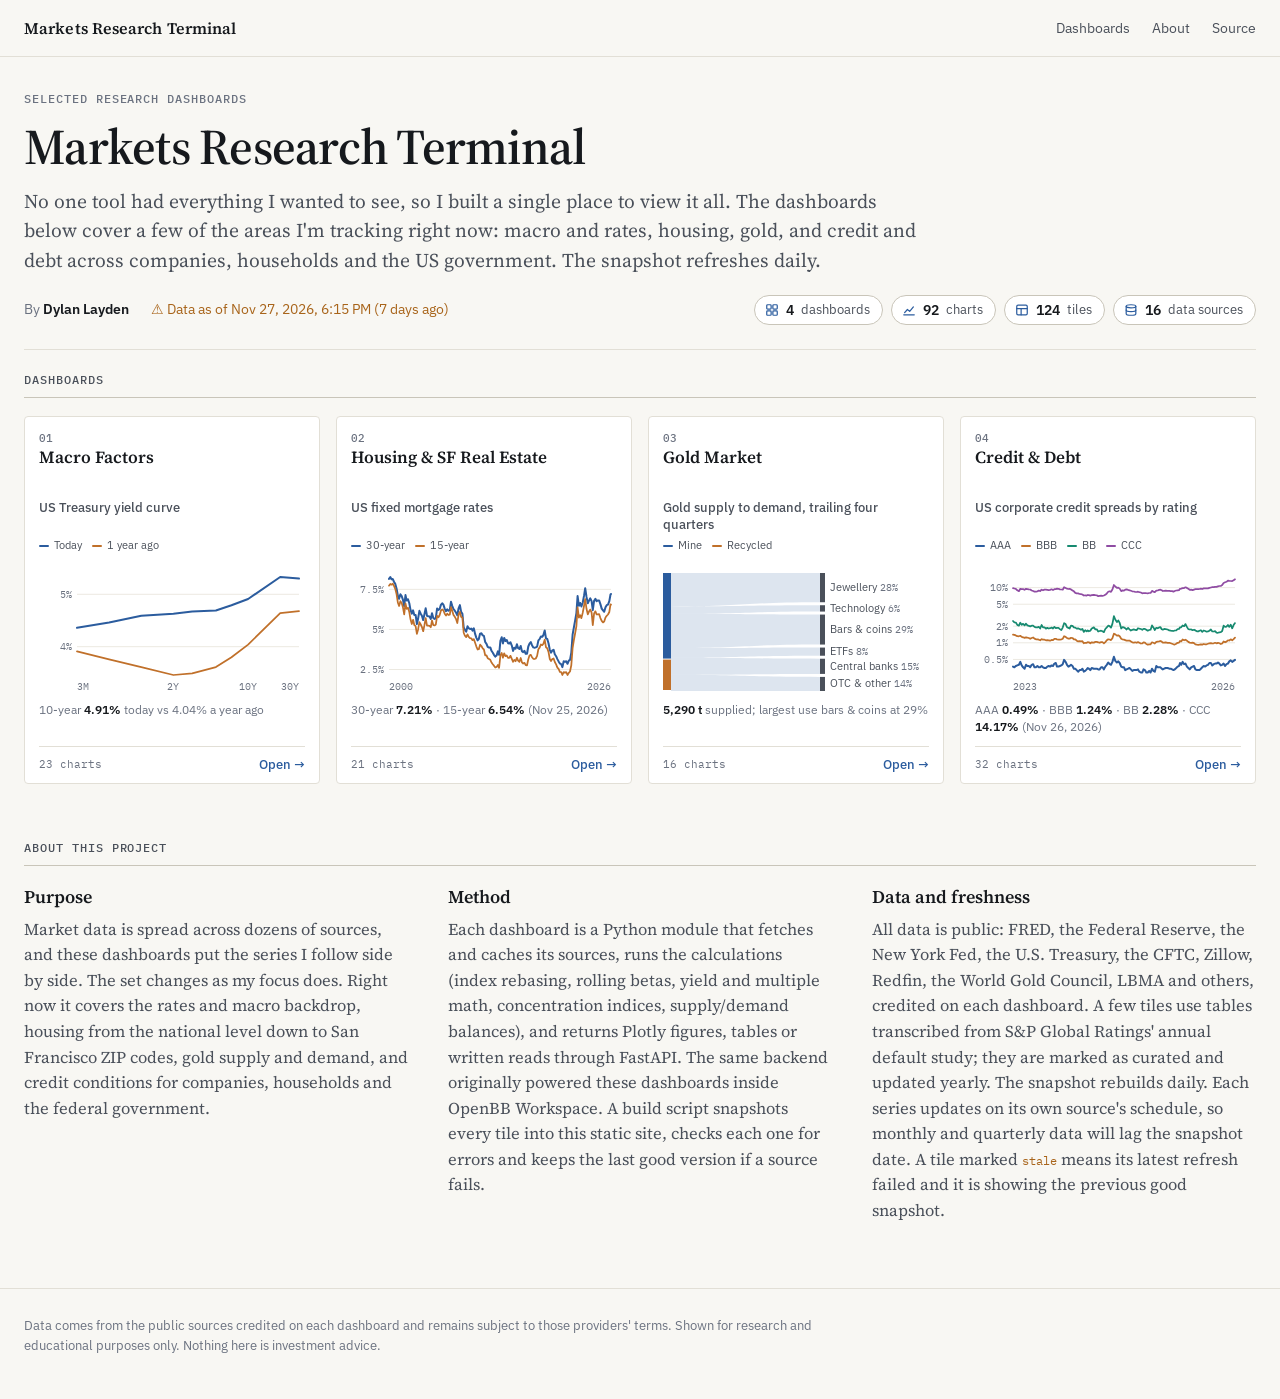
<file: index.html>
<!doctype html>
<html lang="en">
<head>
  <meta charset="utf-8">
  <meta name="viewport" content="width=device-width, initial-scale=1">
  <title>Markets Research Terminal · Dylan Layden</title>
  <meta name="description" content="Research dashboards tracking macro and rates, housing, gold, and credit and debt, built from public data and refreshed daily.">
  <meta property="og:title" content="Markets Research Terminal · Dylan Layden">
  <meta property="og:description" content="Research dashboards on the markets I am tracking right now: macro and rates, housing, gold, and credit and debt. Built from public data and refreshed daily.">
  <meta property="og:type" content="website">
  <meta property="og:url" content="https://dylanlayden.github.io/markets/">
  <meta property="og:image" content="https://dylanlayden.github.io/markets/og.png?v=f38352de5e">
  <meta property="og:image:width" content="1200">
  <meta property="og:image:height" content="630">
  <meta property="og:image:alt" content="Markets Research Terminal: preview charts for each dashboard">
  <meta name="twitter:card" content="summary_large_image">
  <meta name="color-scheme" content="light dark">
  <link rel="preconnect" href="https://fonts.googleapis.com">
  <link rel="preconnect" href="https://fonts.gstatic.com" crossorigin>
  <link rel="stylesheet" href="https://fonts.googleapis.com/css2?family=IBM+Plex+Mono:wght@400;500&family=IBM+Plex+Sans:wght@400;500;600&family=Source+Serif+4:opsz,wght@8..60,400;8..60,600&display=swap">
  <link rel="stylesheet" href="assets/theme.css?v=85ad37cec8">
  <link rel="stylesheet" href="assets/home.css?v=0b7a653d9b">
</head>
<body>
  <header class="mast">
    <div class="wrap mast-row">
      <a class="mast-name" href="./">Markets Research Terminal</a>
      <nav class="mast-nav">
        <a href="#dashboards">Dashboards</a>
        <a href="#about">About</a>
        <a href="https://github.com/dylanlayden/markets">Source</a>
      </nav>
    </div>
  </header>

  <main class="wrap">
    <section class="hero">
      <p class="eyebrow">Selected research dashboards</p>
      <h1>Markets Research Terminal</h1>
      <p class="deck">No one tool had everything I wanted to see, so I built a single place to view it all. The dashboards below cover a few of the areas I'm tracking right now: macro and rates, housing, gold, and credit and debt across companies, households and the US government. The snapshot refreshes daily.</p>
      <div class="byline">
        <span>By <b>Dylan Layden</b></span>
        <span id="asof" class="asof"></span>
        <div class="stats" id="stats" aria-label="Site contents"></div>
      </div>
    </section>

    <section id="dashboards" class="section">
      <h2 class="section-label">Dashboards</h2>
      <div class="cards" id="cards"></div>
    </section>

    <section id="about" class="section about">
      <h2 class="section-label">About this project</h2>
      <div class="about-grid">
        <div>
          <h3>Purpose</h3>
          <p>Market data is spread across dozens of sources, and these dashboards put the series I follow side by side. The set changes as my focus does. Right now it covers the rates and macro backdrop, housing from the national level down to San Francisco ZIP codes, gold supply and demand, and credit conditions for companies, households and the federal government.</p>
        </div>
        <div>
          <h3>Method</h3>
          <p>Each dashboard is a Python module that fetches and caches its sources, runs the calculations (index rebasing, rolling betas, yield and multiple math, concentration indices, supply/demand balances), and returns Plotly figures, tables or written reads through FastAPI. The same backend originally powered these dashboards inside OpenBB Workspace. A build script snapshots every tile into this static site, checks each one for errors and keeps the last good version if a source fails.</p>
        </div>
        <div>
          <h3>Data and freshness</h3>
          <p>All data is public: FRED, the Federal Reserve, the New York Fed, the U.S. Treasury, the CFTC, Zillow, Redfin, the World Gold Council, LBMA and others, credited on each dashboard. A few tiles use tables transcribed from S&P Global Ratings' annual default study; they are marked as curated and updated yearly. The snapshot rebuilds daily. Each series updates on its own source's schedule, so monthly and quarterly data will lag the snapshot date. A tile marked <span class="stale-tag">stale</span> means its latest refresh failed and it is showing the previous good snapshot.</p>
        </div>
      </div>
    </section>
  </main>

  <footer class="foot">
    <div class="wrap">
      <p>Data comes from the public sources credited on each dashboard and remains subject to those providers' terms. Shown for research and educational purposes only. Nothing here is investment advice.</p>
    </div>
  </footer>

  <div class="tip" id="tip" role="tooltip" hidden></div>
  <script src="assets/asof.js?v=2b2047125c"></script>
  <script src="assets/home.js?v=2444569073"></script>
</body>
</html>
</file>
<file: assets/theme.css>
/* Shared by every page: colour tokens (light by default, dark when the visitor's device
   asks for it), type, masthead, footer and tooltip. Page-specific rules live in
   home.css (homepage) and style.css (dashboard pages). */
:root {
  color-scheme: light;
  --bg: #f8f7f3;
  --card: #ffffff;
  --ink: #16191d;
  --ink-2: #4a505a;
  --muted: #6b7280;
  --rule: #e2dfd6;
  --rule-strong: #c9c5b9;
  --link: #2b5c9e;
  --s1: #2b5c9e;
  --s2: #c0702a;
  --s3: #178a70;
  --s4: #8f4ca3;
  --flow: rgba(43, 92, 158, 0.16);
  --flow-on: rgba(43, 92, 158, 0.38);
  --bg-2: #efede6;
  --grid: #ece9e1;
  --warn: #a8641a;
  --serif: "Source Serif 4", Georgia, "Times New Roman", serif;
  --sans: "IBM Plex Sans", -apple-system, BlinkMacSystemFont, "Segoe UI", sans-serif;
  --mono: "IBM Plex Mono", ui-monospace, Menlo, monospace;
}
@media (prefers-color-scheme: dark) {
  :root:not([data-theme="light"]) {
    color-scheme: dark;
    --bg: #111317;
    --card: #181b20;
    --ink: #ebe8e1;
    --ink-2: #b9bcc3;
    --muted: #8d939d;
    --rule: #2a2e35;
    --rule-strong: #3a3f48;
    --link: #7aa5dc;
    --s1: #4a86d4;
    --s2: #c97a2e;
    --s3: #2f9c86;
    --s4: #a070c0;
    --flow: rgba(122, 165, 220, 0.18);
    --flow-on: rgba(122, 165, 220, 0.42);
    --bg-2: #1d2026;
    --grid: #23272e;
    --warn: #e0a84a;
  }
}
:root[data-theme="dark"] {
  color-scheme: dark;
  --bg: #111317; --card: #181b20; --ink: #ebe8e1; --ink-2: #b9bcc3; --muted: #8d939d;
  --rule: #2a2e35; --rule-strong: #3a3f48; --link: #7aa5dc; --s1: #4a86d4; --s2: #c97a2e; --s3: #2f9c86; --s4: #a070c0;
  --flow: rgba(122, 165, 220, 0.18); --flow-on: rgba(122, 165, 220, 0.42);
  --bg-2: #1d2026; --grid: #23272e; --warn: #e0a84a;
}

* { box-sizing: border-box; }
html { scroll-behavior: smooth; }
body { margin: 0; background: var(--bg); color: var(--ink); font: 15px/1.6 var(--sans); -webkit-font-smoothing: antialiased; }
a { color: var(--link); text-decoration: none; }
a:hover { text-decoration: underline; text-underline-offset: 3px; }
.wrap { max-width: 1360px; margin: 0 auto; padding: 0 24px; }

/* ---------- masthead ---------- */
.mast { border-bottom: 1px solid var(--rule); background: var(--bg); position: sticky; top: 0; z-index: 5; }
.mast-row { display: flex; align-items: center; gap: 20px; height: 56px; }
.mast-name { font: 600 16px var(--serif); color: var(--ink); letter-spacing: 0.1px; }
.mast-name:hover { text-decoration: none; }
.mast-nav { margin-left: auto; display: flex; gap: 22px; font-size: 14px; }
.mast-nav a { color: var(--ink-2); }
.mast-nav a:hover { color: var(--ink); }
.asof.old { color: var(--warn); }
.asof.old::before { content: "⚠ "; }

.section-label {
  margin: 0 0 18px; padding-bottom: 10px; border-bottom: 1px solid var(--rule-strong);
  font: 500 12px var(--mono); letter-spacing: 0.08em; text-transform: uppercase; color: var(--ink-2);
}

.tip {
  position: fixed; z-index: 20; pointer-events: none; padding: 7px 10px; border-radius: 4px;
  background: var(--card); border: 1px solid var(--rule-strong); box-shadow: 0 6px 20px -8px rgba(0,0,0,.3);
  font-size: 12px; color: var(--ink); white-space: nowrap;
}
.tip .d { font: 11px var(--mono); color: var(--muted); margin-bottom: 3px; }
.tip .r { display: flex; align-items: center; gap: 8px; }
.tip .r i { width: 10px; height: 2px; border-radius: 1px; }
.tip .r b { margin-left: auto; padding-left: 12px; font: 500 12px var(--mono); }

.stale-tag { color: var(--warn); font: 12px var(--mono); }

/* ---------- footer ---------- */
.foot { margin-top: 56px; padding: 26px 0 44px; border-top: 1px solid var(--rule); color: var(--muted); font-size: 12.5px; }
.foot p { margin: 0; max-width: 820px; }

@media (max-width: 640px) {
  .wrap { padding: 0 16px; }
  .mast-nav { gap: 14px; font-size: 13px; }
  .mast-name { font-size: 15px; }
}
@media (max-width: 400px) {
  .mast-nav a[href*="github"] { display: none; }
}
</file>
<file: assets/home.css>
/* Homepage. Shared tokens, masthead and footer are in theme.css. */
/* ---------- hero ---------- */
.hero { padding: 34px 0 24px; border-bottom: 1px solid var(--rule); }
.eyebrow { margin: 0 0 14px; font: 500 12px var(--mono); letter-spacing: 0.08em; text-transform: uppercase; color: var(--muted); }
.hero h1 { margin: 0 0 14px; font: 600 clamp(34px, 4.4vw, 50px)/1.06 var(--serif); letter-spacing: -0.015em; }
.deck { margin: 0; max-width: 900px; font: 400 clamp(17px, 1.7vw, 19.5px)/1.5 var(--serif); color: var(--ink-2); }
.byline { display: flex; flex-wrap: wrap; gap: 6px 22px; margin-top: 20px; font-size: 13.5px; color: var(--muted); }
.byline { align-items: center; }
.byline b { color: var(--ink); font-weight: 600; }
.stats { display: flex; flex-wrap: wrap; gap: 8px; margin-left: auto; }
.stat {
  display: inline-flex; align-items: center; gap: 7px; padding: 5px 12px 5px 10px;
  border: 1px solid var(--rule-strong); border-radius: 999px; background: var(--card);
  color: var(--ink-2); font-size: 13px; line-height: 1;
}
a.stat:hover { border-color: var(--link); color: var(--ink); text-decoration: none; }
.stat svg { width: 14px; height: 14px; fill: none; stroke: var(--link); stroke-width: 1.4; stroke-linecap: round; stroke-linejoin: round; }
.stat b { display: inline-block; text-align: right; font: 600 13.5px var(--sans); color: var(--ink); font-variant-numeric: tabular-nums; }

/* ---------- sections ---------- */
.section { padding: 22px 0 8px; }
.about { padding-top: 48px; }

/* ---------- dashboard cards: one row ---------- */
.cards { display: grid; grid-template-columns: repeat(4, minmax(0, 1fr)); gap: 16px; }
.card {
  display: flex; flex-direction: column; min-width: 0; background: var(--card);
  border: 1px solid var(--rule); border-radius: 4px; padding: 14px 14px 10px;
  transition: border-color .15s, box-shadow .15s;
}
.card:hover { border-color: var(--rule-strong); box-shadow: 0 1px 0 var(--rule), 0 8px 24px -16px rgba(0,0,0,.25); }
.card-num { font: 500 11px var(--mono); color: var(--muted); margin-bottom: 2px; }
.card h3 { margin: 0 0 10px; font: 600 17px/1.25 var(--serif); min-height: 2.5em; }
.card h3 a { color: var(--ink); }
.card-blurb { margin: 0 0 12px; color: var(--ink-2); font-size: 13.5px; }

.fig { margin: 0 0 10px; display: flex; flex-direction: column; flex: 1; }
.fig-title { font-size: 12.5px; font-weight: 500; color: var(--ink-2); line-height: 1.35; min-height: 2.7em; }
.fig-legend { display: flex; flex-wrap: wrap; gap: 2px 10px; margin: 4px 0 4px; font-size: 11px; color: var(--ink-2); min-height: 30px; align-content: flex-start; }
.fig-legend i { display: inline-block; width: 10px; height: 2px; border-radius: 1px; vertical-align: middle; margin-right: 5px; }
.chart { position: relative; height: 122px; cursor: crosshair; }
.chart svg { display: block; width: 100%; height: 100%; overflow: visible; }
.chart .gl { stroke: var(--grid); stroke-width: 1; }
.chart .zero { stroke: var(--rule-strong); stroke-width: 1; }
.chart .ax { fill: var(--muted); font: 10px var(--mono); }
.chart .ln { fill: none; stroke-width: 2; stroke-linejoin: round; stroke-linecap: round; }
.chart .ln2 { stroke-width: 1.75; }
.chart .xh { stroke: var(--ink-2); stroke-width: 1; stroke-dasharray: 2 3; }
.chart .dot { stroke: var(--card); stroke-width: 2; }
.chart .flow { fill: var(--flow); transition: fill .1s; }
.chart .flow.on { fill: var(--flow-on); }
.chart .node { fill: var(--ink-2); }
.chart .fl { fill: var(--ink-2); font: 10.5px var(--sans); }
.chart .fl-v { fill: var(--muted); font: 10px var(--mono); }
.chart.is-flow { cursor: default; }
.fig-latest { margin: 8px 0 0; font-size: 12px; line-height: 1.45; color: var(--muted); }
.fig-latest b { color: var(--ink); font-weight: 600; }

.card-foot {
  margin-top: auto; display: flex; align-items: center; padding-top: 9px; border-top: 1px solid var(--rule);
  font: 11px var(--mono); color: var(--muted);
}
.card-foot a { margin-left: auto; font: 500 13px var(--sans); }

/* narrower screens: two columns on tablets, one stacked column on phones (no sideways swiping) */
@media (max-width: 960px) {
  .cards { grid-template-columns: repeat(2, minmax(0, 1fr)); gap: 12px; }
  .card h3 { min-height: 0; }
}


/* ---------- about ---------- */
.about-grid { display: grid; grid-template-columns: repeat(auto-fit, minmax(300px, 1fr)); gap: 24px 40px; }
.about h3 { margin: 0 0 8px; font: 600 18px var(--serif); }
.about p { margin: 0; color: var(--ink-2); font: 400 16.5px/1.55 var(--serif); }  /* matches the intro deck */


@media (max-width: 640px) {
  .cards { grid-template-columns: 1fr; }
  .chart { height: 170px; }
  .hero { padding: 32px 0 24px; }
}

/* link-preview capture: build_site.py screenshots /?og at 1200x630 (2x) for og.png.
   Title over the four cards in a 2x2 grid, sized to read at LinkedIn's thumbnail size. */
.og .mast, .og #dashboards .section-label, .og #about, .og .foot,
.og .eyebrow, .og .deck, .og .byline, .og .card-num, .og .card-foot, .og .fig-latest { display: none; }
.og main.wrap { padding-top: 22px; }
.og .hero { padding: 0; margin-top: 0; }
.og .hero h1 { margin-bottom: 10px; font-size: 36px; }
.og #dashboards { margin-top: 0; padding-top: 12px; }
.og .cards { grid-template-columns: repeat(2, minmax(0, 1fr)); gap: 10px; }
.og .card { padding: 10px 14px 8px; }
.og .card h3 { min-height: 0; margin: 0 0 2px; font-size: 19px; }
.og .fig-legend { min-height: 0; margin: 2px 0 4px; }
.og .chart { height: 150px; }

/* ?og=N: one dashboard card fills the preview */
[data-solo] .hero h1 { font-size: 40px; margin-bottom: 12px; }
[data-solo] .cards { grid-template-columns: 1fr; }
[data-solo="1"] .card:not(:nth-child(1)), [data-solo="2"] .card:not(:nth-child(2)),
[data-solo="3"] .card:not(:nth-child(3)), [data-solo="4"] .card:not(:nth-child(4)) { display: none; }
[data-solo] .card { padding: 14px 22px 10px; }
[data-solo] .card h3 { font-size: 26px; }
[data-solo] .fig-title { font-size: 17px; }
[data-solo] .fig-legend { font-size: 15px; margin: 6px 0 8px; }
[data-solo] .chart { height: 372px; }
</file>
